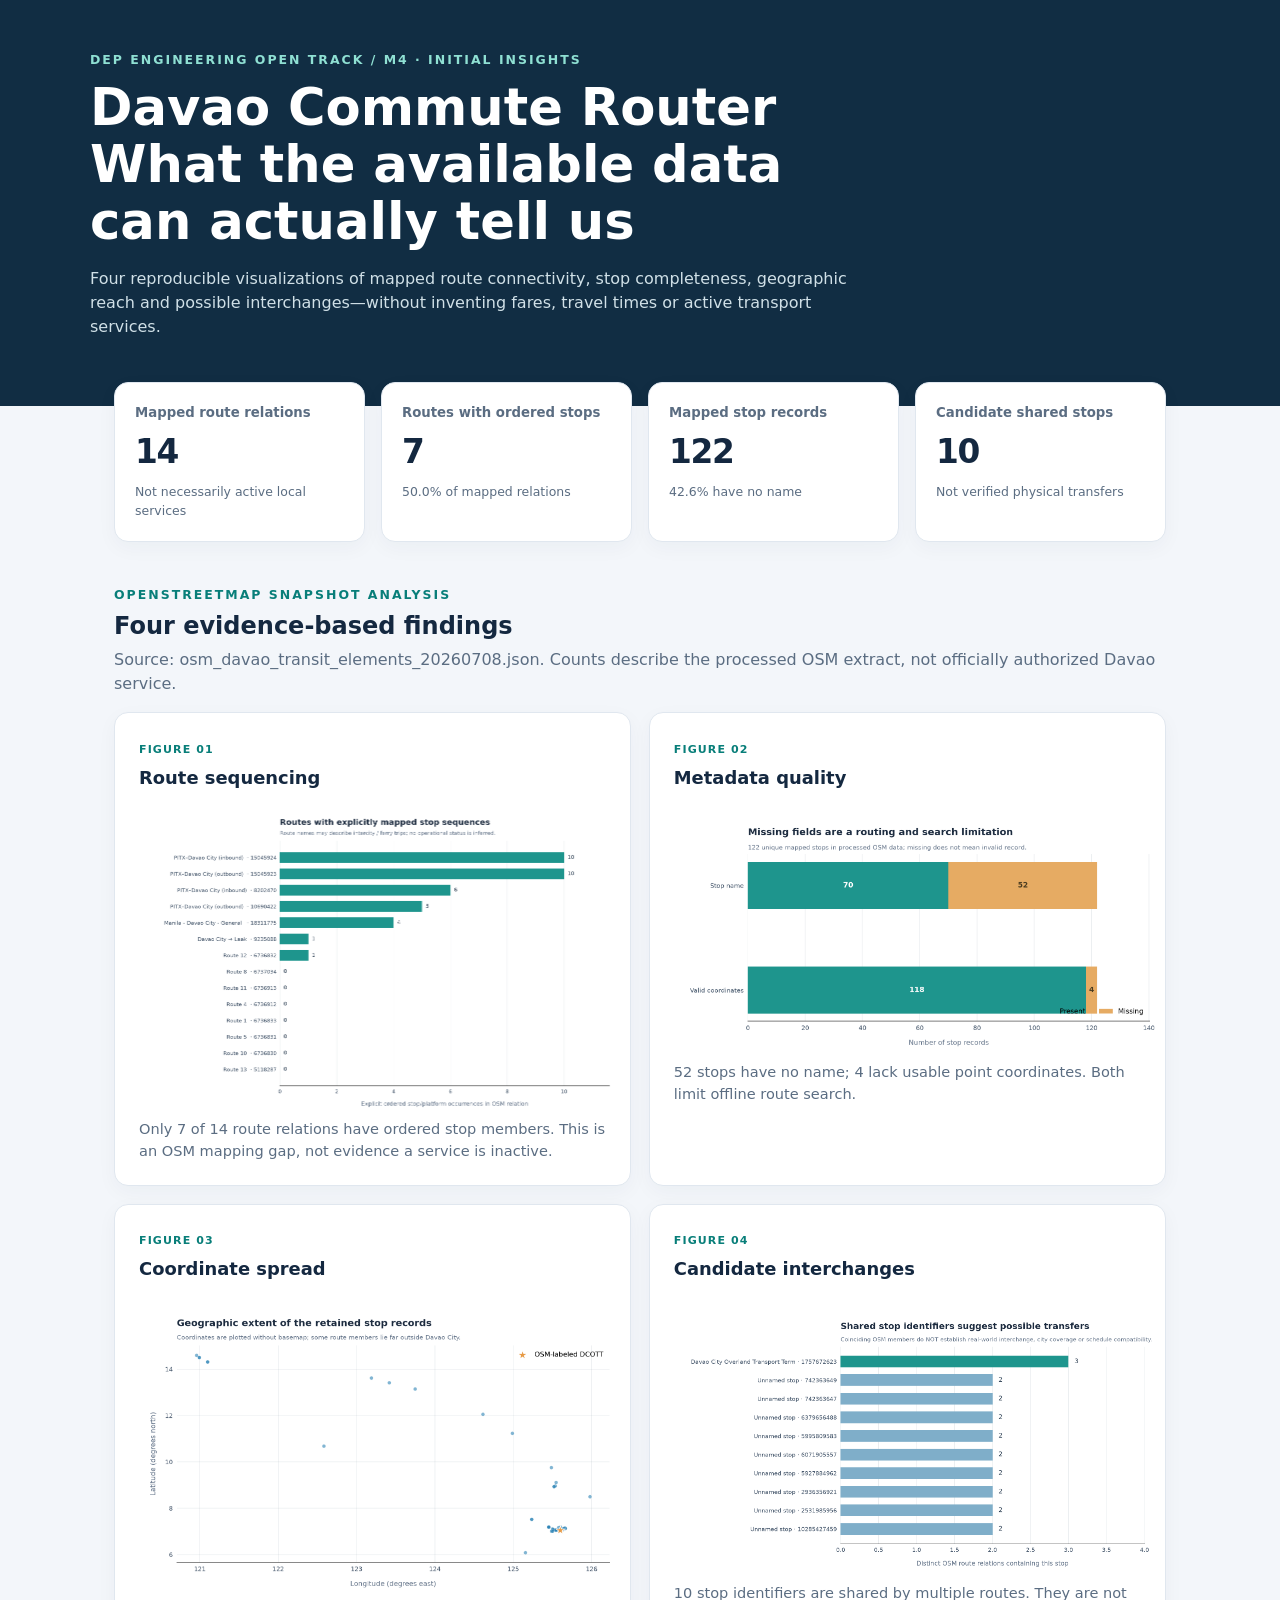
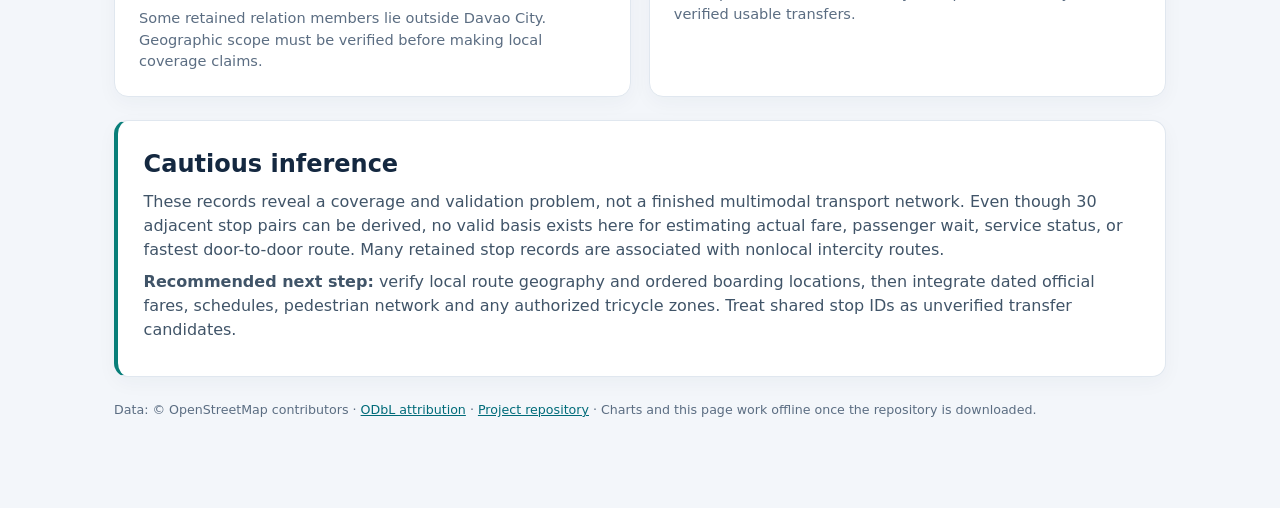
<file: dashboard/index.html>
<!doctype html>
<html lang="en"><head><meta charset="utf-8"><meta name="viewport" content="width=device-width, initial-scale=1"><meta name="color-scheme" content="light"><title>Davao Commute Router · Milestone 4 Insights</title>
<style>
:root{--ink:#142840;--muted:#5b6d82;--bg:#f3f6fa;--card:#fff;--teal:#087e79;--line:#e0e7ef;}
*{box-sizing:border-box}body{margin:0;font-family:system-ui,-apple-system,Segoe UI,sans-serif;background:var(--bg);color:var(--ink);line-height:1.5}
a{color:#006b79}.hero{padding:3.2rem max(1.5rem,calc((100% - 1100px)/2));background:#112d43;color:white}
.kicker{text-transform:uppercase;letter-spacing:.16em;color:#8fe0d3;font-size:.78rem;font-weight:750}h1{font-size:clamp(2rem,4vw,3.2rem);margin:.55rem 0 1rem;max-width:790px;line-height:1.12}.hero p{max-width:790px;color:#d0e0e7}
.wrap{max-width:1100px;margin:auto;padding:1.7rem 1.5rem 4rem}.stats{display:grid;grid-template-columns:repeat(4,1fr);gap:1rem;margin-top:-3.2rem;position:relative}
.stat,.panel,.note{background:var(--card);border:1px solid var(--line);border-radius:14px;box-shadow:0 6px 20px #1428400a}.stat{padding:1.25rem}.stat-label{font-size:.83rem;font-weight:650;color:var(--muted)}.stat strong{display:block;font-size:2.05rem;letter-spacing:-.04em;margin:.35rem 0}.stat small{display:block;color:var(--muted);font-size:.78rem}.section-intro{margin:2.8rem 0 1rem}.section-intro h2{font-size:1.5rem;margin:.2rem 0}.section-intro p{color:var(--muted);margin:.25rem 0}.charts{display:grid;grid-template-columns:1fr 1fr;gap:1.1rem}.panel{overflow:hidden}.panel-head{padding:1.4rem 1.5rem 0}.panel-head h2{font-size:1.12rem;margin:.3rem 0 .3rem}.figure-tag{font-size:.69rem;color:var(--teal);font-weight:800;letter-spacing:.1em}.panel img{display:block;width:100%;height:auto;object-fit:contain;background:white}.panel p{padding:0 1.5rem 1.5rem;margin:0;color:var(--muted);font-size:.91rem}
.note{padding:1.6rem;margin-top:1.4rem;border-left:4px solid var(--teal)}.note h2{margin:0 0 .5rem}.note p{margin:.5rem 0;color:#405468}footer{padding:1.5rem 0;color:var(--muted);font-size:.79rem}
@media(max-width:850px){.stats{grid-template-columns:repeat(2,1fr)}.charts{grid-template-columns:1fr}}@media(max-width:460px){.stats{grid-template-columns:1fr 1fr}.stat strong{font-size:1.6rem}.wrap{padding:1.6rem 1rem}.hero{padding:2.4rem 1rem 4rem}}
</style></head>
<body><header class="hero"><div class="kicker">DEP Engineering Open Track / M4 · Initial insights</div><h1>Davao Commute Router<br>What the available data can actually tell us</h1><p>Four reproducible visualizations of mapped route connectivity, stop completeness, geographic reach and possible interchanges—without inventing fares, travel times or active transport services.</p></header>
<main class="wrap"><section class="stats" aria-label="Analysis statistics"><article class="stat"><div class="stat-label">Mapped route relations</div><strong>14</strong><small>Not necessarily active local services</small></article><article class="stat"><div class="stat-label">Routes with ordered stops</div><strong>7</strong><small>50.0% of mapped relations</small></article><article class="stat"><div class="stat-label">Mapped stop records</div><strong>122</strong><small>42.6% have no name</small></article><article class="stat"><div class="stat-label">Candidate shared stops</div><strong>10</strong><small>Not verified physical transfers</small></article></section><div class="section-intro"><div class="kicker" style="color:#087e79">OpenStreetMap snapshot analysis</div><h2>Four evidence-based findings</h2><p>Source: osm_davao_transit_elements_20260708.json. Counts describe the processed OSM extract, not officially authorized Davao service.</p></div><section class="charts"><article class="panel" id="chart-01"><div class="panel-head"><span class="figure-tag">FIGURE 01</span><h2>Route sequencing</h2></div><img loading="lazy" src="assets/figures/01_route_stop_coverage.png" alt="Coverage of ordered stops by mapped route" /><p>Only 7 of 14 route relations have ordered stop members. This is an OSM mapping gap, not evidence a service is inactive.</p></article><article class="panel" id="chart-02"><div class="panel-head"><span class="figure-tag">FIGURE 02</span><h2>Metadata quality</h2></div><img loading="lazy" src="assets/figures/02_stop_metadata_quality.png" alt="Completeness of stop names and coordinates" /><p>52 stops have no name; 4 lack usable point coordinates. Both limit offline route search.</p></article><article class="panel" id="chart-03"><div class="panel-head"><span class="figure-tag">FIGURE 03</span><h2>Coordinate spread</h2></div><img loading="lazy" src="assets/figures/03_stop_coordinate_spread.png" alt="Where geocoded mapped stops appear" /><p>Some retained relation members lie outside Davao City. Geographic scope must be verified before making local coverage claims.</p></article><article class="panel" id="chart-04"><div class="panel-head"><span class="figure-tag">FIGURE 04</span><h2>Candidate interchanges</h2></div><img loading="lazy" src="assets/figures/04_candidate_transfer_stops.png" alt="Stops shared by multiple OSM route relations" /><p>10 stop identifiers are shared by multiple routes. They are not verified usable transfers.</p></article></section><aside class="note"><h2>Cautious inference</h2><p>These records reveal a coverage and validation problem, not a finished multimodal transport network. Even though 30 adjacent stop pairs can be derived, no valid basis exists here for estimating actual fare, passenger wait, service status, or fastest door-to-door route. Many retained stop records are associated with nonlocal intercity routes.</p><p><strong>Recommended next step:</strong> verify local route geography and ordered boarding locations, then integrate dated official fares, schedules, pedestrian network and any authorized tricycle zones. Treat shared stop IDs as unverified transfer candidates.</p></aside><footer>Data: © OpenStreetMap contributors · <a href="https://www.openstreetmap.org/copyright">ODbL attribution</a> · <a href="https://github.com/vn0raven/dep-data-engineering-vn0raven">Project repository</a> · Charts and this page work offline once the repository is downloaded.</footer></main></body></html>
</file>
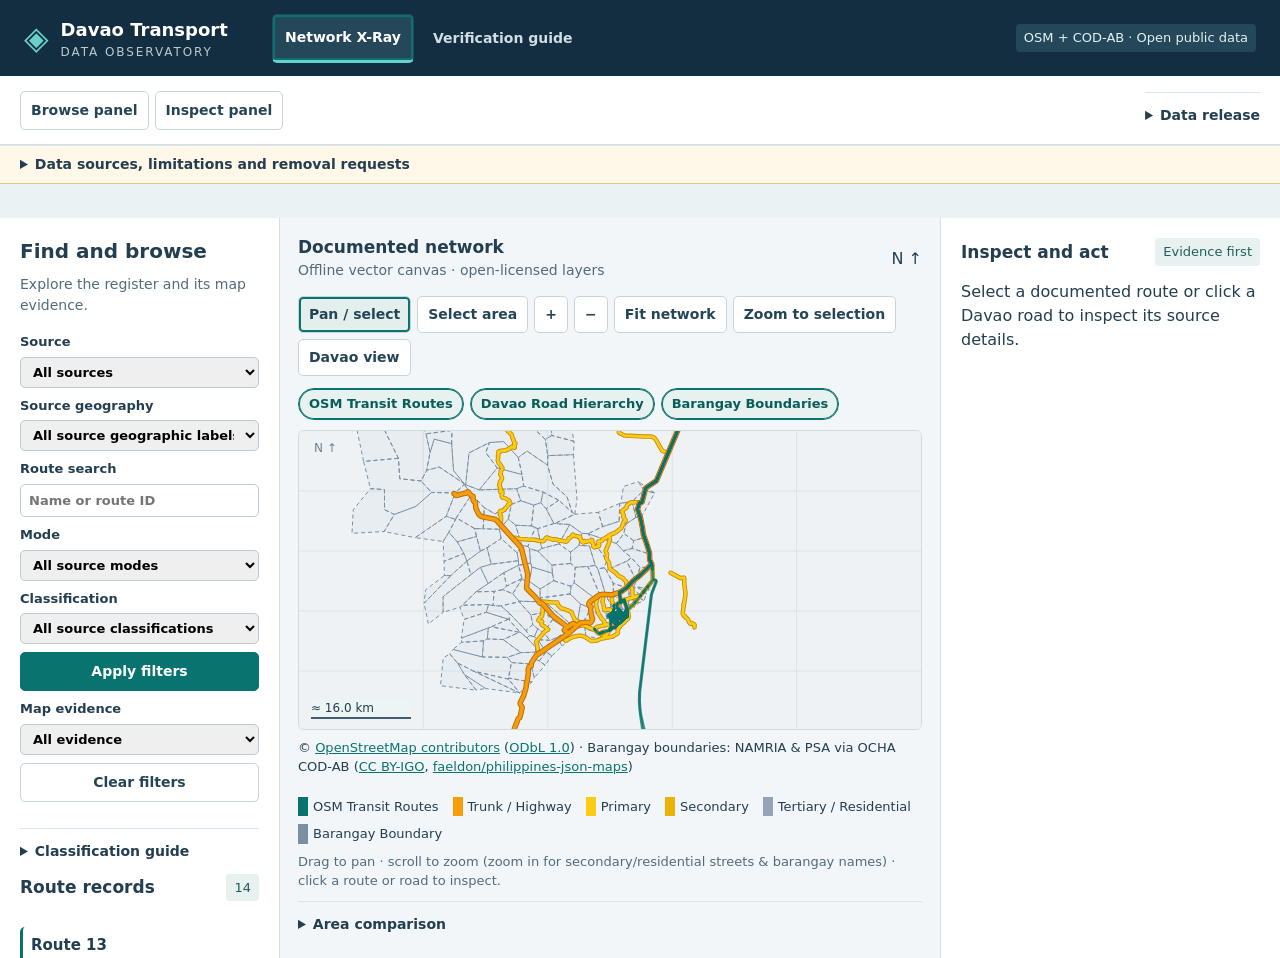
<file: dashboard/observatory/index.html>
<!doctype html>
<html lang="en"><head><meta charset="utf-8"><meta name="viewport" content="width=device-width, initial-scale=1"><title>Davao Transport Data Observatory</title><link rel="stylesheet" href="./style.css"><script src="./app.js" defer></script><script src="./explorer.js" defer></script></head>
<body data-view="map" data-workspace="network">
<header><div class="brand"><span class="brandmark" aria-hidden="true">◈</span><div><strong>Davao Transport</strong><span>DATA OBSERVATORY</span></div></div><nav aria-label="Workspace"><button id="network-tab" aria-pressed="true">Network X-Ray</button><button id="verification-tab" aria-pressed="false">Route Verification</button></nav><span id="data-scope" class="badge">Loading workspace…</span></header>
<div class="utility"><div class="actions"><button id="toggle-browse" class="secondary" aria-expanded="true">Browse panel</button><button id="toggle-inspect" class="secondary" aria-expanded="true">Inspect panel</button></div><details id="release-panel"><summary>Data release</summary><p id="release">Checking data release…</p><p id="release-stats"></p><a href="https://vn0raven.github.io/dep-data-engineering-vn0raven/m5.html">M5 analysis report</a></details></div>
<details class="publication-notice"><summary>Data sources, limitations and removal requests</summary><p>This independent, non-commercial educational project uses exclusively open-licensed public datasets: <strong>OpenStreetMap</strong> transit relations and road hierarchy (<a href="https://opendatacommons.org/licenses/odbl/1-0/">ODbL 1.0</a>) and <strong>Davao City barangay boundaries</strong> sourced from NAMRIA and PSA via OCHA COD-AB through <a href="https://github.com/faeldon/philippines-json-maps">faeldon/philippines-json-maps</a> (<a href="https://creativecommons.org/licenses/by/3.0/igo/">CC BY-IGO</a>).</p><p>LTFRB-derived route records, raw government files, private source identifiers and review history are excluded from this public release. Structural checks do not confirm active transit services, official route identity, boarding access or transfers.</p><p>We review correction or removal requests promptly. <a href="https://github.com/vn0raven/dep-data-engineering-vn0raven/issues/new">Request a correction or removal</a> without posting personal or confidential information.</p></details><p id="notice" role="status" aria-live="polite">Loading documented network…</p>
<nav class="mobile-tabs" aria-label="Workspace panels"><button data-view="browse">Browse</button><button data-view="map">Map</button><button data-view="inspect">Inspect</button></nav>
<main class="layout">
<aside class="browse" aria-label="Find and browse"><h1 id="browse-title">Find and browse</h1><p class="muted">Explore the register and its map evidence.</p>        <form id="filters"><label id="source-filter">Source<select name="source" aria-label="Source"><option value="">All sources</option></select></label><label id="geography-filter">Source geography<select name="geography" aria-label="Source geography"><option value="">All source geographic labels</option></select></label>
          <label>Route search<input name="q" maxlength="100" placeholder="Name or route ID"></label>
          <label>Mode<select name="mode"><option value="">All modes</option><option value="PUJ">Jeepney</option><option value="PUB">Bus</option><option value="UV_EXPRESS">UV Express</option></select></label>
          <label>Classification<select name="classification"><option value="">All classifications</option><option value="EXISTING">Existing</option><option value="IRIP">IRIP</option></select></label>
          <button type="submit">Apply filters</button>
<label>Map evidence<select name="evidence" aria-label="Map evidence"><option value="">All evidence</option><option value="linked">Source-linked line</option><option value="missing">No displayed line</option><option value="candidate">Candidate direction match</option></select></label><button id="clear-filters" type="button" class="secondary">Clear filters</button></form>
<div id="chips" class="actions" aria-label="Active filters"></div><details><summary>Classification guide</summary><p>EXISTING and IRIP are source register labels. IRIP is retained as supplied; its expansion is not verified here. Neither label confirms current operation.</p></details>
<div id="route-list"><div class="section-heading"><h2>Route records</h2><span id="record-count" class="badge"></span></div><ul id="routes"></ul><div id="more-routes" class="actions"></div></div>
<div id="case-list" hidden><h2>Cases to investigate</h2><p class="muted">Unresolved means the evidence does not establish a route-direction match. Project reviews do not change source status.</p><ul id="queue"></ul><div id="more-cases" class="actions"></div></div></aside>
<section class="map-panel" aria-label="Documented network map"><div class="section-heading"><div><h2 id="map-label">Documented network</h2><span class="muted">Offline vector canvas · open-licensed layers</span></div><span>N ↑</span></div>
<div class="map-tools" aria-label="Map tools"><button id="pan-tool" aria-pressed="true">Pan / select</button><button id="area-tool" aria-pressed="false">Select area</button><button id="zoom-in" aria-label="Zoom in">+</button><button id="zoom-out" aria-label="Zoom out">−</button><button id="fit-network">Fit network</button><button id="fit-selection">Zoom to selection</button></div>
<div class="layer-toggles" aria-label="Map layers"><button id="toggle-layer-routes" type="button" class="secondary" aria-pressed="true">OSM Transit Routes</button><button id="toggle-layer-roads" type="button" class="secondary" aria-pressed="true">Davao Road Hierarchy</button><button id="toggle-layer-barangays" type="button" class="secondary" aria-pressed="true">Barangay Boundaries</button></div>
<div class="map-wrap"><canvas id="map" tabindex="0" aria-label="Documented route map. Arrow keys pan; plus and minus zoom. Select records using the browse list."></canvas><span id="tooltip" hidden></span><span id="scale"></span></div>
<p id="attribution" hidden>© <a href="https://www.openstreetmap.org/copyright">OpenStreetMap contributors</a> (<a href="https://opendatacommons.org/licenses/odbl/1-0/">ODbL 1.0</a>) · Barangay boundaries: NAMRIA &amp; PSA via OCHA COD-AB (<a href="https://creativecommons.org/licenses/by/3.0/igo/">CC BY-IGO</a>, <a href="https://github.com/faeldon/philippines-json-maps">faeldon/philippines-json-maps</a>)</p><div class="legend"><span class="osm-route">OSM Transit Routes</span><span class="road-trunk">Trunk / Highway</span><span class="road-primary">Primary</span><span class="road-secondary">Secondary</span><span class="road-tertiary">Tertiary / Residential</span><span class="barangay-swatch">Barangay Boundary</span></div><p class="map-hint">Drag to pan · scroll to zoom (zoom in for secondary/residential streets &amp; barangay names) · click a route or road to inspect.</p>
<details id="area-panel"><summary>Area comparison</summary>        <details><summary>Advanced: enter coordinates</summary><form id="area">
          <label>Area bounds <span>(west, south, east, north)</span><input name="bbox" placeholder="Four decimal coordinates" required></label>
          <button>Compare area</button>
        </form></details><button type="button" id="clear-area" class="secondary">Clear area</button>
        <p id="area-results" aria-live="polite">Select an area to compare intersections with documented lines.</p>
        <div id="area-records" class="actions" aria-label="Records associated with intersecting lines"></div>
        <p class="muted">A shared source file suggests a possible link. Service activity, boarding access and transfers require separate evidence.</p>
</details></section>
<aside class="inspector" aria-label="Inspect and act"><div class="section-heading"><h2>Inspect and act</h2><span class="badge">Evidence first</span></div><div id="route-detail" aria-live="polite"><div class="empty"><h3>Select a route</h3><p>Choose a line on the map or a route in Browse to inspect its documented directions and supporting evidence.</p></div></div>
<section id="workbench" hidden><p class="workflow">Choose case · Inspect evidence · Record decision · View history</p>      <div id="case-evidence"><p class="muted">Open a case from a route or the unresolved-case queue.</p></div>
      <form id="review" hidden>
        <label>Reviewer name or alias<input name="reviewer" maxlength="80" required></label>
        <label>Project decision<select name="decision"><option value="keep_unresolved">Keep unresolved</option><option value="request_evidence">Request evidence</option><option value="document_review">Document review</option></select></label>
        <label class="note">Evidence note<textarea name="note" maxlength="2000" rows="3" required></textarea></label>
        <button>Save project review</button>
      </form>
      <h3>Decision history</h3><ol id="history"></ol>
      <p class="muted" id="storage-scope"></p>
<p class="muted">A project review does not constitute government confirmation. Original evidence remains unchanged.</p></section></aside></main></body></html>
</file>
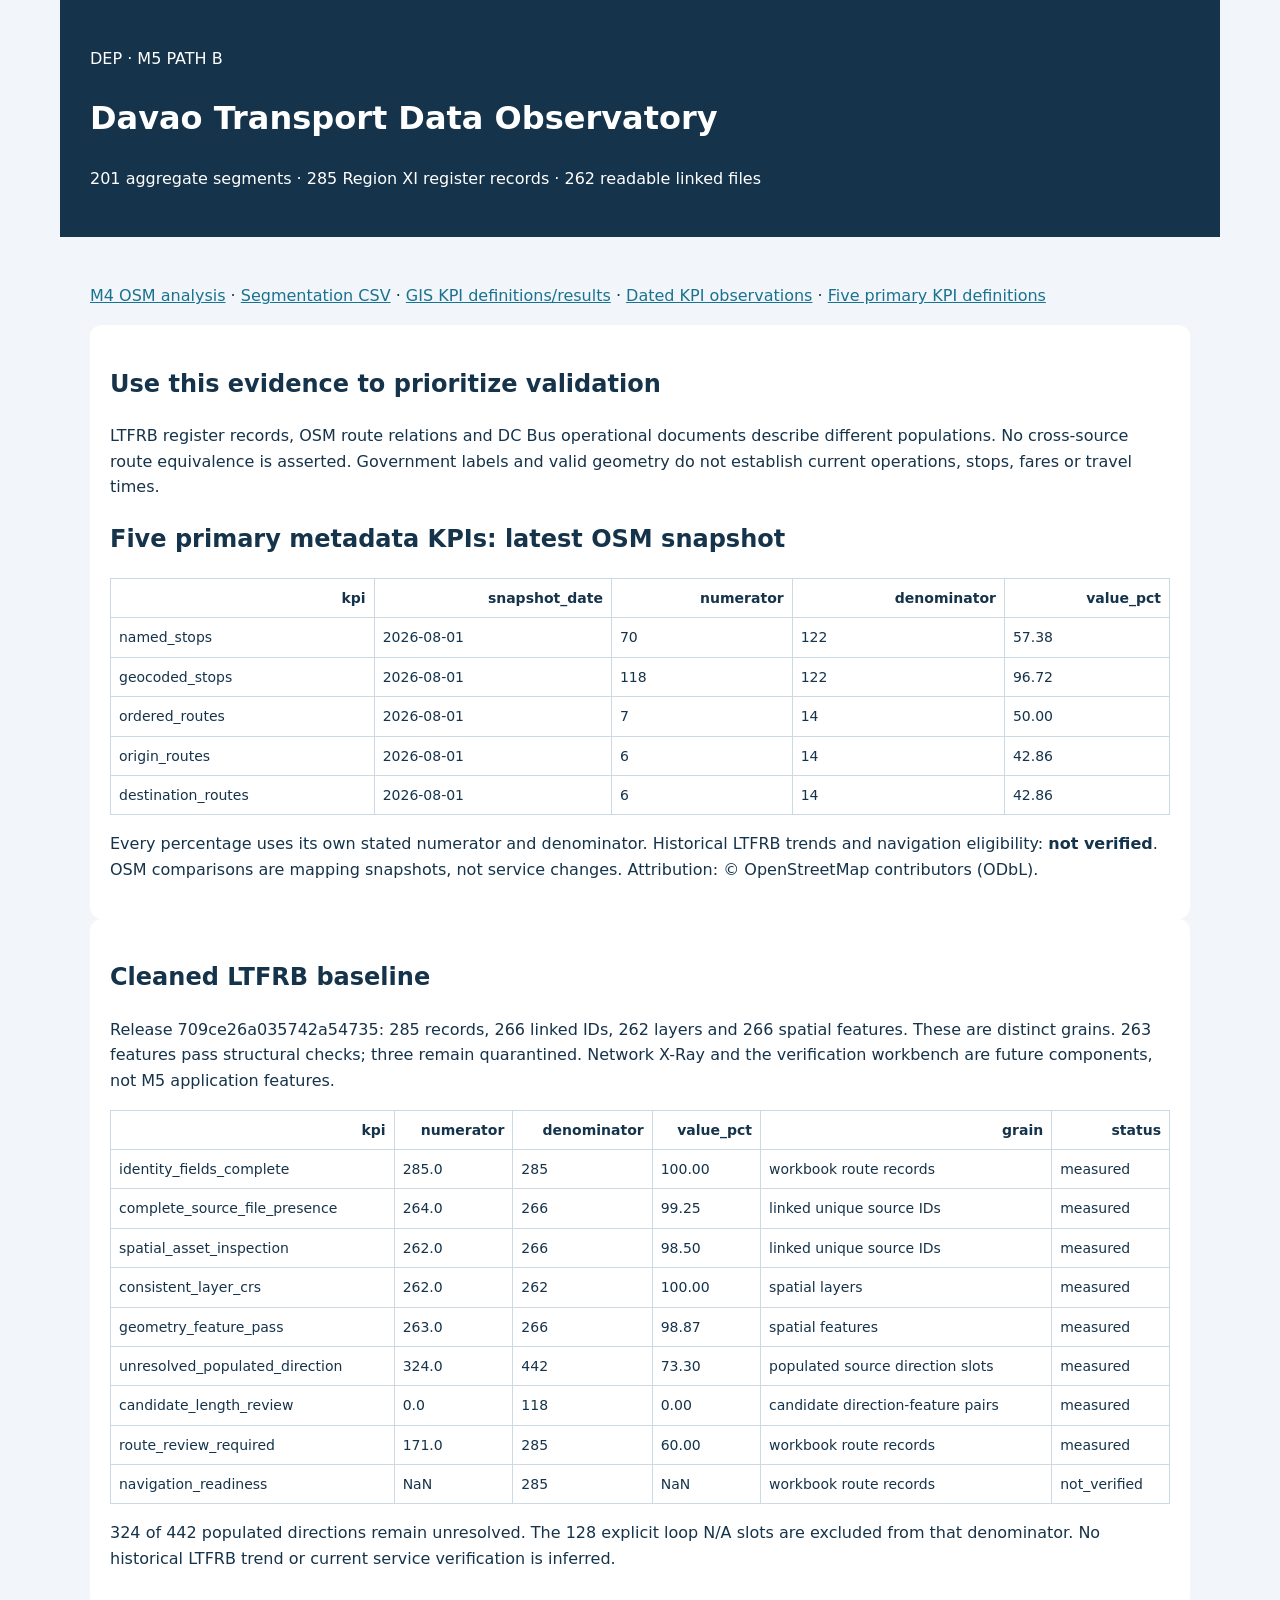
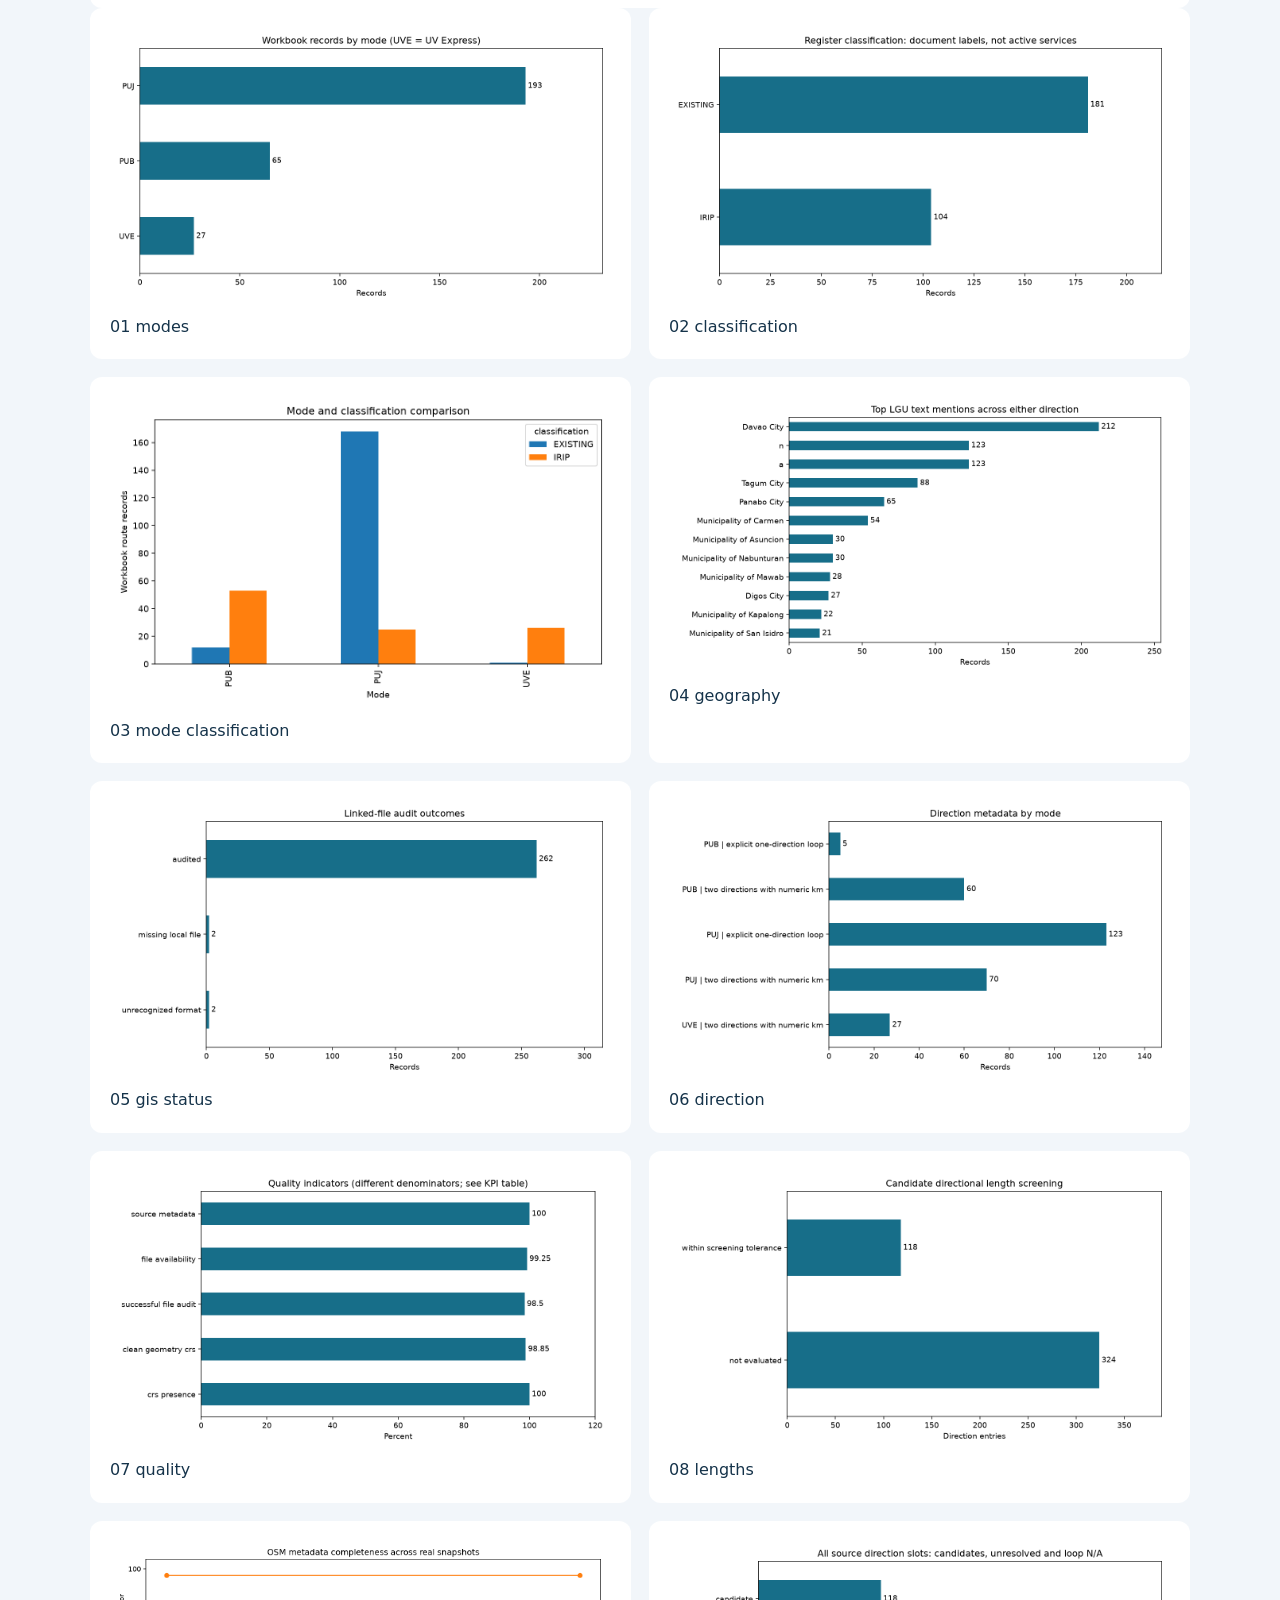
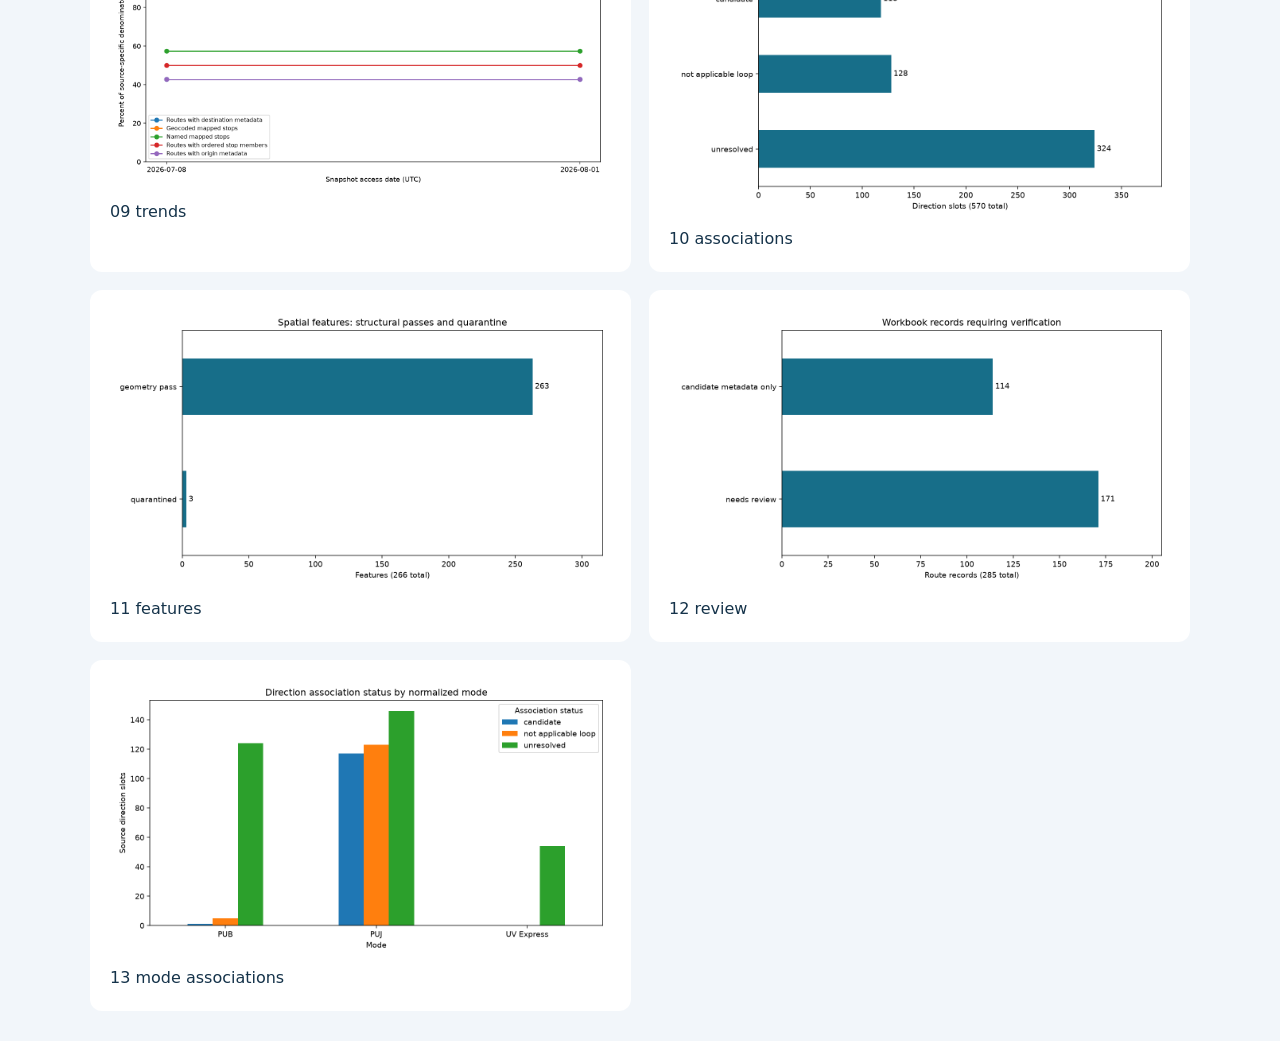
<file: dashboard/m5.html>
<!doctype html><html lang="en"><meta charset="utf-8"><meta name="viewport" content="width=device-width,initial-scale=1"><title>Davao M5 | Data readiness</title><style>body{font:16px/1.6 system-ui;margin:0;background:#f2f6fa;color:#15334a}header,main{max-width:1100px;margin:auto;padding:30px}header{background:#15334a;color:white}section,figure{background:white;padding:20px;border-radius:12px}.charts{display:grid;grid-template-columns:repeat(auto-fit,minmax(min(100%,420px),1fr));gap:18px}figure{margin:0}img{width:100%}table{border-collapse:collapse;font-size:14px;width:100%}td,th{padding:8px;border:1px solid #ccd8e2}.scroll{overflow:auto}a{color:#197290}</style><header><p>DEP · M5 PATH B</p><h1>Davao Transport Data Observatory</h1><p>201 aggregate segments · 285 Region XI register records · 262 readable linked files</p></header><main><p><a href="index.html">M4 OSM analysis</a> · <a href="m5_data/segmentation.csv">Segmentation CSV</a> · <a href="m5_data/quality_kpis.csv">GIS KPI definitions/results</a> · <a href="m5_data/kpi_history.csv">Dated KPI observations</a> · <a href="m5_data/kpi_definitions.json">Five primary KPI definitions</a></p><section><h2>Use this evidence to prioritize validation</h2><p>LTFRB register records, OSM route relations and DC Bus operational documents describe different populations. No cross-source route equivalence is asserted. Government labels and valid geometry do not establish current operations, stops, fares or travel times.</p><h2>Five primary metadata KPIs: latest OSM snapshot</h2><div class="scroll"><table border="1" class="dataframe">
  <thead>
    <tr style="text-align: right;">
      <th>kpi</th>
      <th>snapshot_date</th>
      <th>numerator</th>
      <th>denominator</th>
      <th>value_pct</th>
    </tr>
  </thead>
  <tbody>
    <tr>
      <td>named_stops</td>
      <td>2026-08-01</td>
      <td>70</td>
      <td>122</td>
      <td>57.38</td>
    </tr>
    <tr>
      <td>geocoded_stops</td>
      <td>2026-08-01</td>
      <td>118</td>
      <td>122</td>
      <td>96.72</td>
    </tr>
    <tr>
      <td>ordered_routes</td>
      <td>2026-08-01</td>
      <td>7</td>
      <td>14</td>
      <td>50.00</td>
    </tr>
    <tr>
      <td>origin_routes</td>
      <td>2026-08-01</td>
      <td>6</td>
      <td>14</td>
      <td>42.86</td>
    </tr>
    <tr>
      <td>destination_routes</td>
      <td>2026-08-01</td>
      <td>6</td>
      <td>14</td>
      <td>42.86</td>
    </tr>
  </tbody>
</table></div><p>Every percentage uses its own stated numerator and denominator. Historical LTFRB trends and navigation eligibility: <strong>not verified</strong>. OSM comparisons are mapping snapshots, not service changes. Attribution: © OpenStreetMap contributors (ODbL).</p></section><section><h2>Cleaned LTFRB baseline</h2><p>Release 709ce26a035742a54735: 285 records, 266 linked IDs, 262 layers and 266 spatial features. These are distinct grains. 263 features pass structural checks; three remain quarantined. Network X-Ray and the verification workbench are future components, not M5 application features.</p><div class="scroll"><table border="1" class="dataframe">
  <thead>
    <tr style="text-align: right;">
      <th>kpi</th>
      <th>numerator</th>
      <th>denominator</th>
      <th>value_pct</th>
      <th>grain</th>
      <th>status</th>
    </tr>
  </thead>
  <tbody>
    <tr>
      <td>identity_fields_complete</td>
      <td>285.0</td>
      <td>285</td>
      <td>100.00</td>
      <td>workbook route records</td>
      <td>measured</td>
    </tr>
    <tr>
      <td>complete_source_file_presence</td>
      <td>264.0</td>
      <td>266</td>
      <td>99.25</td>
      <td>linked unique source IDs</td>
      <td>measured</td>
    </tr>
    <tr>
      <td>spatial_asset_inspection</td>
      <td>262.0</td>
      <td>266</td>
      <td>98.50</td>
      <td>linked unique source IDs</td>
      <td>measured</td>
    </tr>
    <tr>
      <td>consistent_layer_crs</td>
      <td>262.0</td>
      <td>262</td>
      <td>100.00</td>
      <td>spatial layers</td>
      <td>measured</td>
    </tr>
    <tr>
      <td>geometry_feature_pass</td>
      <td>263.0</td>
      <td>266</td>
      <td>98.87</td>
      <td>spatial features</td>
      <td>measured</td>
    </tr>
    <tr>
      <td>unresolved_populated_direction</td>
      <td>324.0</td>
      <td>442</td>
      <td>73.30</td>
      <td>populated source direction slots</td>
      <td>measured</td>
    </tr>
    <tr>
      <td>candidate_length_review</td>
      <td>0.0</td>
      <td>118</td>
      <td>0.00</td>
      <td>candidate direction-feature pairs</td>
      <td>measured</td>
    </tr>
    <tr>
      <td>route_review_required</td>
      <td>171.0</td>
      <td>285</td>
      <td>60.00</td>
      <td>workbook route records</td>
      <td>measured</td>
    </tr>
    <tr>
      <td>navigation_readiness</td>
      <td>NaN</td>
      <td>285</td>
      <td>NaN</td>
      <td>workbook route records</td>
      <td>not_verified</td>
    </tr>
  </tbody>
</table></div><p>324 of 442 populated directions remain unresolved. The 128 explicit loop N/A slots are excluded from that denominator. No historical LTFRB trend or current service verification is inferred.</p></section><div class="charts"><figure><img src="m5_assets/01_modes.png" alt="01_modes"><figcaption>01 modes</figcaption></figure><figure><img src="m5_assets/02_classification.png" alt="02_classification"><figcaption>02 classification</figcaption></figure><figure><img src="m5_assets/03_mode_classification.png" alt="03_mode_classification"><figcaption>03 mode classification</figcaption></figure><figure><img src="m5_assets/04_geography.png" alt="04_geography"><figcaption>04 geography</figcaption></figure><figure><img src="m5_assets/05_gis_status.png" alt="05_gis_status"><figcaption>05 gis status</figcaption></figure><figure><img src="m5_assets/06_direction.png" alt="06_direction"><figcaption>06 direction</figcaption></figure><figure><img src="m5_assets/07_quality.png" alt="07_quality"><figcaption>07 quality</figcaption></figure><figure><img src="m5_assets/08_lengths.png" alt="08_lengths"><figcaption>08 lengths</figcaption></figure><figure><img src="m5_assets/09_trends.png" alt="09_trends"><figcaption>09 trends</figcaption></figure><figure><img src="m5_assets/10_associations.png" alt="10_associations"><figcaption>10 associations</figcaption></figure><figure><img src="m5_assets/11_features.png" alt="11_features"><figcaption>11 features</figcaption></figure><figure><img src="m5_assets/12_review.png" alt="12_review"><figcaption>12 review</figcaption></figure><figure><img src="m5_assets/13_mode_associations.png" alt="13_mode_associations"><figcaption>13 mode associations</figcaption></figure></div></main></html>
</file>
<file: dashboard/observatory/style.css>
:root{font:16px/1.5 'Segoe UI',system-ui,sans-serif;color:#233e50;background:#f3f6f8;color-scheme:light}*{box-sizing:border-box}[hidden]{display:none!important}body{margin:0}header{min-height:76px;background:#122e40;color:white;display:flex;align-items:center;gap:28px;padding:12px 24px}.brand{display:flex;gap:12px;align-items:center;min-width:220px}.brandmark{font-size:32px;color:#69d1c7}.brand strong{font-size:18px}.brand span:not(.brandmark){display:block;font-size:12px;letter-spacing:.16em;color:#b8cbd5}header nav{display:flex;gap:6px;flex:1}button,input,select,textarea{font:inherit;border:1px solid #bacbd3;border-radius:5px;padding:8px 10px;min-width:0}button{cursor:pointer;background:#08736f;color:white;border-color:#08736f;font-weight:600;font-size:14px}button:hover{filter:brightness(.94)}button:disabled{opacity:.55;cursor:wait}header nav button{background:transparent;color:#d0dde5;border-color:transparent;padding:12px}header nav button[aria-pressed=true]{color:white;background:#25475a;border-bottom:3px solid #67d3c8}button.secondary,.map-tools button,.mobile-tabs button{background:white;color:#244556;border-color:#c7d4db}button[aria-pressed=true]{box-shadow:inset 0 0 0 2px #08736f}.badge{font-size:13px;display:inline-block;border-radius:4px;padding:4px 8px;background:#e6f1f0;color:#235e5b}header .badge{background:#25475a;color:#e0f1f5}.utility{display:flex;justify-content:space-between;align-items:center;padding:6px 20px;background:white;border-bottom:1px solid #d5dfe5;position:relative}.actions{display:flex;gap:6px;flex-wrap:wrap}#release-panel[open]{position:absolute;right:20px;top:8px;z-index:5;background:white;border:1px solid #c7d4db;padding:12px;max-width:400px;box-shadow:0 6px 24px #17304722}summary{cursor:pointer;font-weight:600;font-size:14px}#notice{margin:0;padding:6px 20px;min-height:34px;background:#eaf3f3;font-size:14px}#notice.error{color:#902d28;background:#fbecea}.layout{display:grid;grid-template-columns:280px minmax(300px,1fr) 340px;height:calc(100dvh - 160px);min-height:550px}.browse,.inspector{background:white;padding:20px;overflow:auto;min-width:0}.browse{border-right:1px solid #d5dfe5}.inspector{border-left:1px solid #d5dfe5}h1{font-size:20px}h1,h2,h3{line-height:1.3;margin:0 0 10px}h2{font-size:17px}h3{font-size:16px;margin-top:20px}p{margin:8px 0 14px}.muted,.map-hint{color:#526b7b;font-size:14px}.section-heading{display:flex;align-items:center;justify-content:space-between;gap:8px;margin-bottom:14px}.section-heading h2{margin:0}form{display:grid;gap:12px;margin:16px 0}label{display:grid;gap:5px;font-size:14px;font-weight:600}textarea{resize:vertical;min-height:100px}details{border-top:1px solid #dce5e9;padding:12px 0;margin-top:10px;overflow-wrap:anywhere}details p{font-size:14px}#routes,#queue{padding:0;list-style:none}#routes li,#queue li{padding:10px 0;border-bottom:1px solid #e1e8ec}#routes button,#queue button{background:transparent;color:#203e50;border:0;text-align:left;width:100%;font-size:15px;padding:7px 8px;border-left:3px solid var(--route-color,#08736f)}#routes button[aria-pressed=true]{background:#e7f3f2}small{display:block;font-size:13px;color:#526b7b;padding:2px 8px}.evidence{color:#86600b;font-size:13px}.map-panel{display:flex;flex-direction:column;padding:18px;min-width:0;overflow:auto}.map-tools{display:flex;gap:6px;flex-wrap:wrap;margin-bottom:12px}.map-tools button{padding:7px 10px}.map-tools button[aria-pressed=true]{background:#e2efed}.map-wrap{position:relative;flex:1;min-height:300px;border:1px solid #cedce0;border-radius:6px;overflow:hidden;background:#edf4f4}canvas{display:block;width:100%;height:100%;min-height:300px;touch-action:none;cursor:grab}#tooltip{position:absolute;left:12px;top:12px;background:#122e40;color:white;padding:8px 12px;border-radius:4px;pointer-events:none;max-width:80%;font-size:14px}#scale{position:absolute;bottom:10px;left:12px;border-bottom:2px solid #405e6d;width:100px;font-size:12px;background:#edf4f4}.legend{display:flex;gap:8px 14px;flex-wrap:wrap;margin-top:12px;font-size:13px}.legend span{border-left:10px solid #586f7b;padding-left:5px}.legend .puj{border-color:#09716b}.legend .pub{border-color:#22559f}.legend .uv{border-color:#9e4d19}.legend .shared{border-color:#625786}.map-hint{margin:8px 0 0;font-size:13px}.empty{padding:32px 0;color:#526b7b}.workflow{border-left:3px solid #08736f;padding-left:10px;color:#526b7b;font-size:14px}#history{padding-left:20px}#history li{padding:10px 0;border-bottom:1px solid #dce5e9;font-size:14px;overflow-wrap:anywhere}#case-evidence,#route-detail{overflow-wrap:anywhere}#chips button{font-size:12px;padding:4px 7px;background:#eaf2f3;color:#264958;border-color:#c7d4db}:focus-visible{outline:3px solid #b27c12;outline-offset:3px}.mobile-tabs{display:none}.hide-browse .layout{grid-template-columns:minmax(300px,1fr) 340px}.hide-browse .browse{display:none}.hide-inspect .layout{grid-template-columns:280px minmax(300px,1fr)}.hide-inspect .inspector{display:none}.hide-browse.hide-inspect .layout{grid-template-columns:1fr}a{color:#08736f}
@media(max-width:1100px){.layout{grid-template-columns:240px minmax(250px,1fr) 300px}.browse,.inspector{padding:14px}header{gap:12px;padding:12px}header .badge{max-width:150px}}
@media(max-width:850px){header{flex-wrap:wrap;gap:10px}.brand{flex:1}header nav{order:3;flex-basis:100%}header .badge{max-width:145px}.utility .actions{display:none}.utility{min-height:40px}.mobile-tabs{display:flex;gap:8px;padding:8px 12px;background:white}.mobile-tabs button{flex:1}.layout,.hide-browse .layout,.hide-inspect .layout{display:block;height:auto;min-height:0}.browse,.inspector,.map-panel{display:none!important}body[data-view=browse] .browse,body[data-view=inspect] .inspector{display:block!important}body[data-view=map] .map-panel{display:flex!important;height:calc(100dvh - 250px);min-height:530px}.browse,.inspector{padding:20px}.map-panel{padding:12px}.map-wrap{min-height:280px}canvas{min-height:280px}.map-tools button{font-size:13px;padding:7px}.brand strong{font-size:16px}#notice{padding:6px 12px}}

#release-panel a{display:block;margin:8px 0}#attribution{font-size:13px;margin:8px 0}.browse form{gap:8px}.browse label{font-size:13px}.browse input,.browse select{padding:6px 8px}.browse .muted{margin-bottom:8px}

.publication-notice{margin:0;padding:8px 20px;background:#fff8e8;border-bottom:1px solid #dfc58c}.publication-notice p{max-width:1000px;font-size:14px}
.layer-toggles{display:flex;gap:6px;flex-wrap:wrap;margin-bottom:10px}
.layer-toggles button{padding:5px 10px;font-size:13px;border-radius:999px;background:white;color:#244556;border-color:#c7d4db}
.layer-toggles button[aria-pressed=true]{background:#e6f1f0;color:#085c59;border-color:#08736f;box-shadow:inset 0 0 0 1px #08736f}
.legend .osm-route{border-color:#08736f}
.legend .road-trunk{border-color:#f59e0b}
.legend .road-primary{border-color:#facc15}
.legend .road-secondary{border-color:#eab308}
.legend .road-tertiary{border-color:#94a3b8}
.legend .barangay-swatch{border-left:10px dashed #7b8fa3}
@media(max-width:850px){.layer-toggles button{font-size:12px;padding:5px 8px}}
</file>
